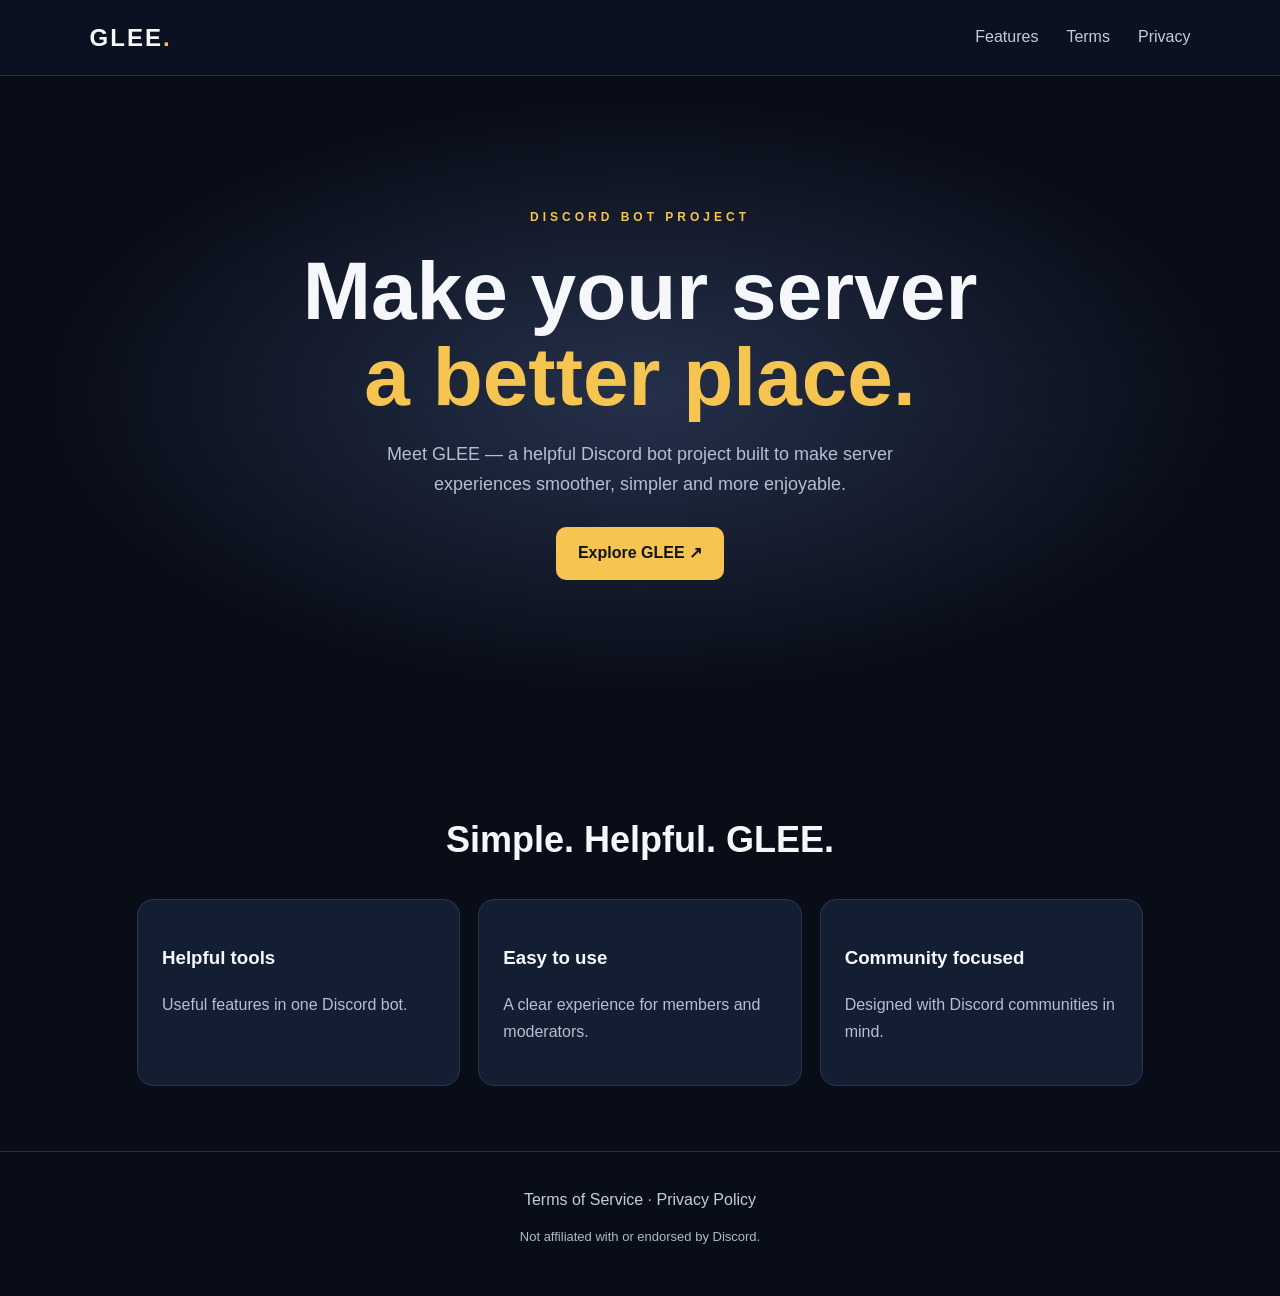
<file: index.html>
<!doctype html><html lang="en"><head><meta charset="utf-8"><meta name="viewport" content="width=device-width, initial-scale=1"><title>GLEE — Discord Bot</title><link rel="stylesheet" href="style.css"></head><body><header><a class="brand" href="index.html">GLEE<span>.</span></a><nav><a href="#features">Features</a><a href="terms.html">Terms</a><a href="privacy.html">Privacy</a></nav></header><main class="hero"><p class="eyebrow">DISCORD BOT PROJECT</p><h1>Make your server<br><span>a better place.</span></h1><p>Meet GLEE — a helpful Discord bot project built to make server experiences smoother, simpler and more enjoyable.</p><a class="button" href="#features">Explore GLEE ↗</a></main><section id="features"><h2>Simple. Helpful. GLEE.</h2><div class="cards"><article><h3>Helpful tools</h3><p>Useful features in one Discord bot.</p></article><article><h3>Easy to use</h3><p>A clear experience for members and moderators.</p></article><article><h3>Community focused</h3><p>Designed with Discord communities in mind.</p></article></div></section><footer><a href="terms.html">Terms of Service</a> · <a href="privacy.html">Privacy Policy</a><p>Not affiliated with or endorsed by Discord.</p></footer></body></html>
</file>
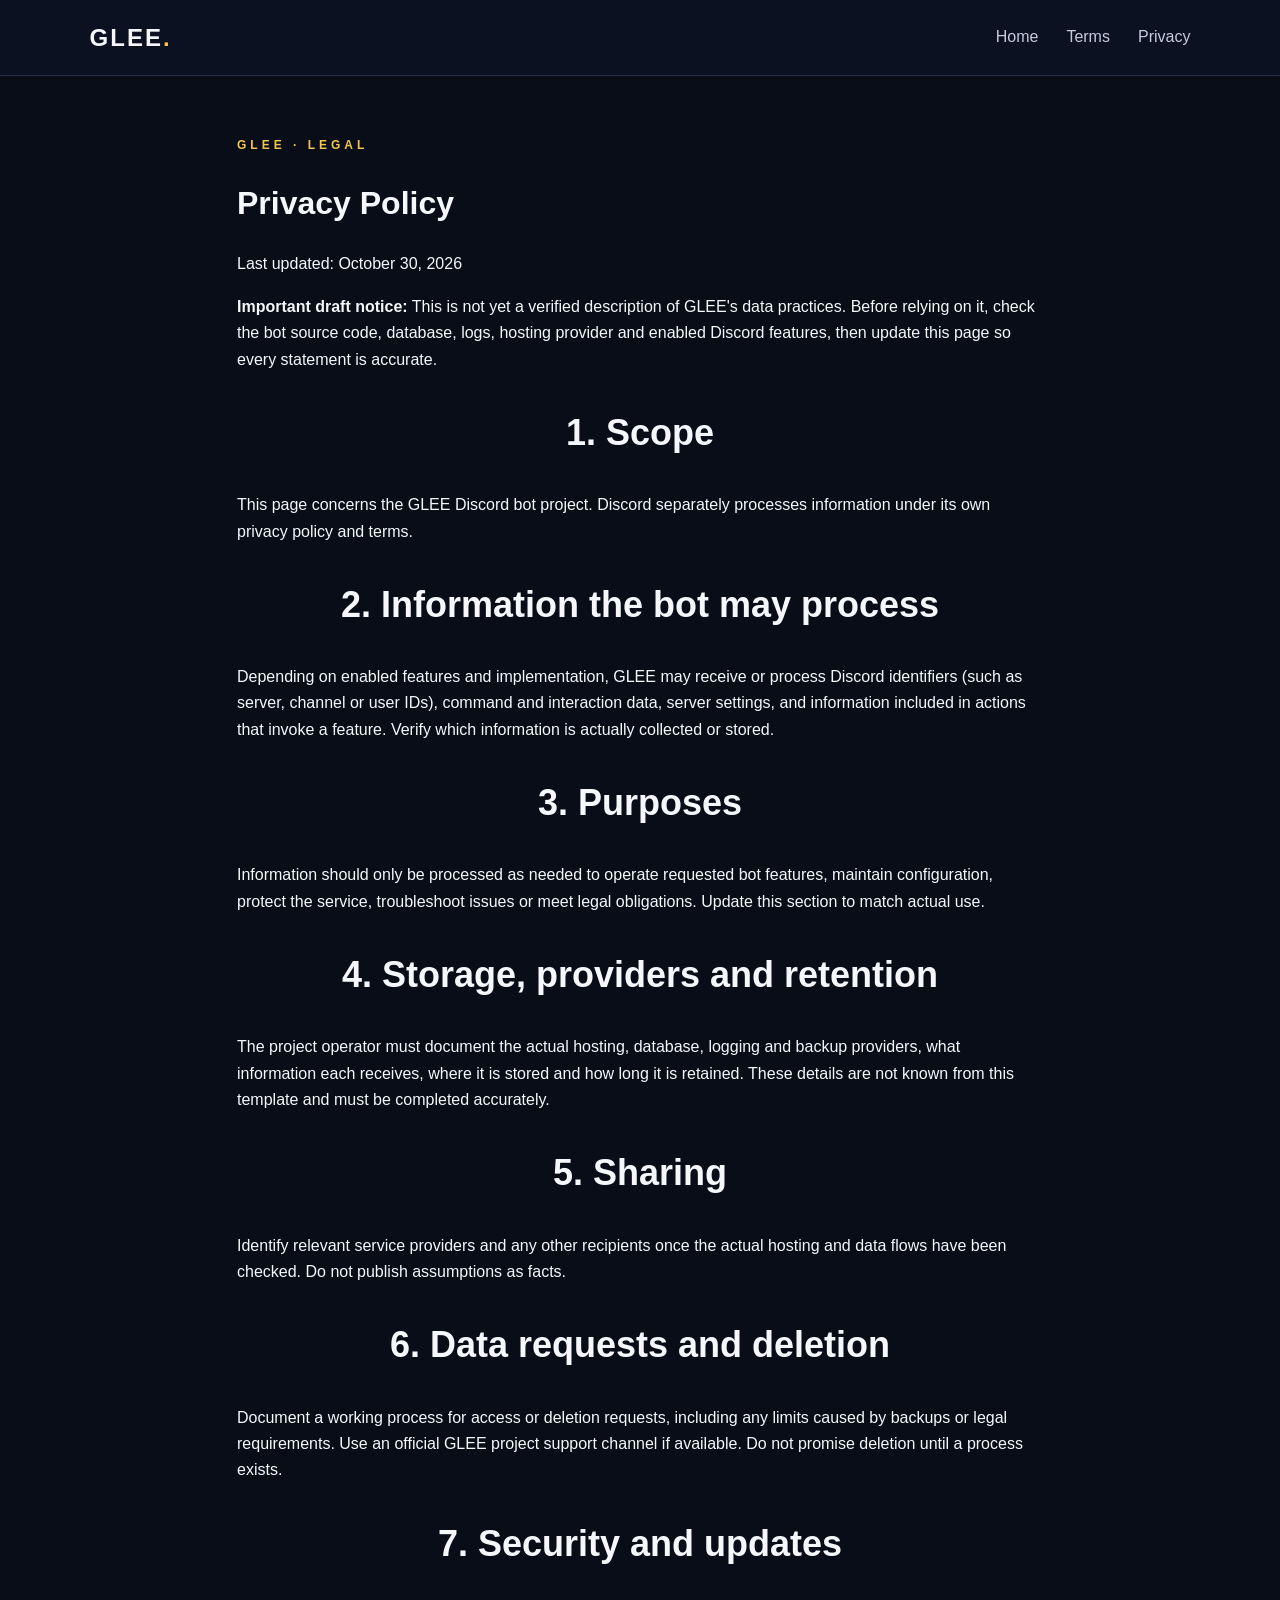
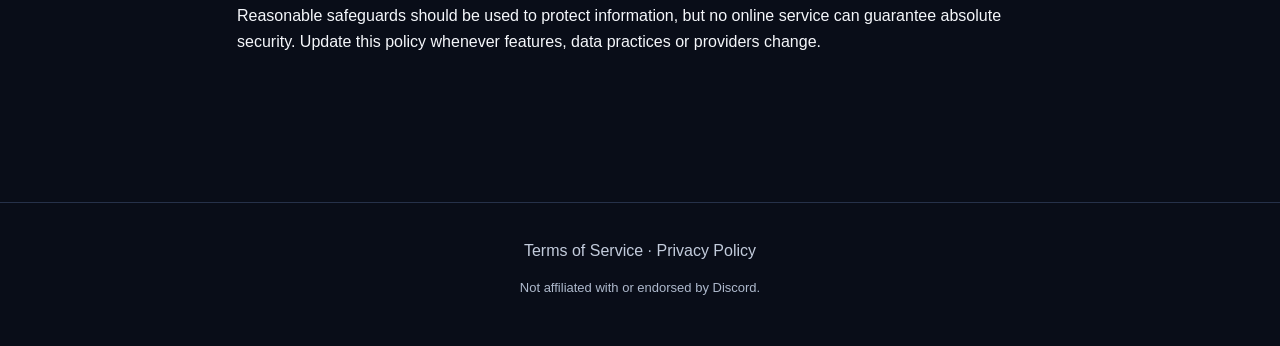
<file: privacy.html>
<!doctype html><html lang="en"><head><meta charset="utf-8"><meta name="viewport" content="width=device-width,initial-scale=1"><title>Privacy Policy — GLEE</title><link rel="stylesheet" href="style.css"></head><body><header><a class="brand" href="index.html">GLEE<span>.</span></a><nav><a href="index.html">Home</a><a href="terms.html">Terms</a><a href="privacy.html">Privacy</a></nav></header><main style="max-width:850px;margin:60px auto;padding:0 22px 70px"><p class="eyebrow">GLEE · LEGAL</p><h1>Privacy Policy</h1><p>Last updated: October 30, 2026</p><p><strong>Important draft notice:</strong> This is not yet a verified description of GLEE's data practices. Before relying on it, check the bot source code, database, logs, hosting provider and enabled Discord features, then update this page so every statement is accurate.</p><h2>1. Scope</h2><p>This page concerns the GLEE Discord bot project. Discord separately processes information under its own privacy policy and terms.</p><h2>2. Information the bot may process</h2><p>Depending on enabled features and implementation, GLEE may receive or process Discord identifiers (such as server, channel or user IDs), command and interaction data, server settings, and information included in actions that invoke a feature. Verify which information is actually collected or stored.</p><h2>3. Purposes</h2><p>Information should only be processed as needed to operate requested bot features, maintain configuration, protect the service, troubleshoot issues or meet legal obligations. Update this section to match actual use.</p><h2>4. Storage, providers and retention</h2><p>The project operator must document the actual hosting, database, logging and backup providers, what information each receives, where it is stored and how long it is retained. These details are not known from this template and must be completed accurately.</p><h2>5. Sharing</h2><p>Identify relevant service providers and any other recipients once the actual hosting and data flows have been checked. Do not publish assumptions as facts.</p><h2>6. Data requests and deletion</h2><p>Document a working process for access or deletion requests, including any limits caused by backups or legal requirements. Use an official GLEE project support channel if available. Do not promise deletion until a process exists.</p><h2>7. Security and updates</h2><p>Reasonable safeguards should be used to protect information, but no online service can guarantee absolute security. Update this policy whenever features, data practices or providers change.</p></main><footer><a href="terms.html">Terms of Service</a> · <a href="privacy.html">Privacy Policy</a><p>Not affiliated with or endorsed by Discord.</p></footer></body></html>
</file>
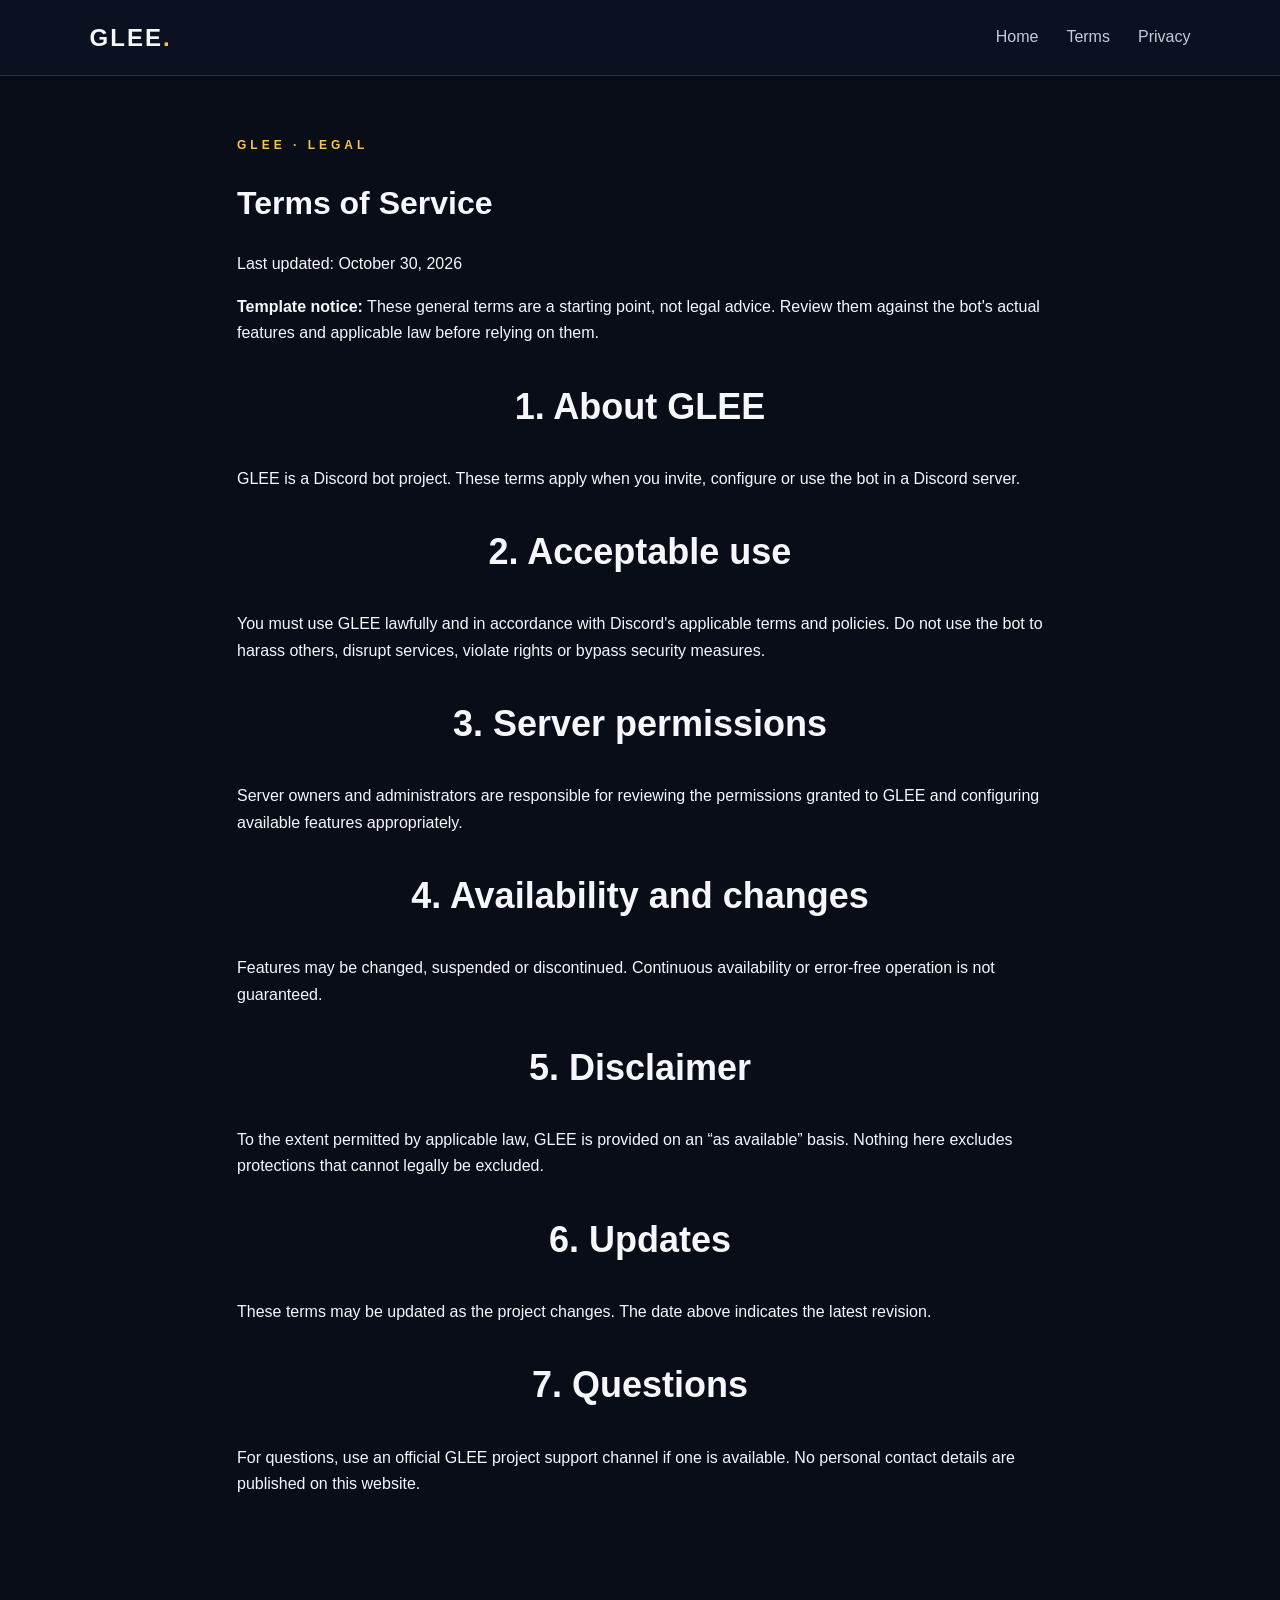
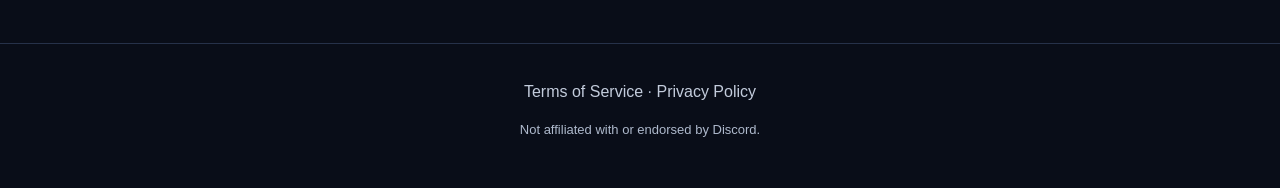
<file: terms.html>
<!doctype html><html lang="en"><head><meta charset="utf-8"><meta name="viewport" content="width=device-width,initial-scale=1"><title>Terms of Service — GLEE</title><link rel="stylesheet" href="style.css"></head><body><header><a class="brand" href="index.html">GLEE<span>.</span></a><nav><a href="index.html">Home</a><a href="terms.html">Terms</a><a href="privacy.html">Privacy</a></nav></header><main style="max-width:850px;margin:60px auto;padding:0 22px 70px"><p class="eyebrow">GLEE · LEGAL</p><h1>Terms of Service</h1><p>Last updated: October 30, 2026</p><p><strong>Template notice:</strong> These general terms are a starting point, not legal advice. Review them against the bot's actual features and applicable law before relying on them.</p><h2>1. About GLEE</h2><p>GLEE is a Discord bot project. These terms apply when you invite, configure or use the bot in a Discord server.</p><h2>2. Acceptable use</h2><p>You must use GLEE lawfully and in accordance with Discord's applicable terms and policies. Do not use the bot to harass others, disrupt services, violate rights or bypass security measures.</p><h2>3. Server permissions</h2><p>Server owners and administrators are responsible for reviewing the permissions granted to GLEE and configuring available features appropriately.</p><h2>4. Availability and changes</h2><p>Features may be changed, suspended or discontinued. Continuous availability or error-free operation is not guaranteed.</p><h2>5. Disclaimer</h2><p>To the extent permitted by applicable law, GLEE is provided on an “as available” basis. Nothing here excludes protections that cannot legally be excluded.</p><h2>6. Updates</h2><p>These terms may be updated as the project changes. The date above indicates the latest revision.</p><h2>7. Questions</h2><p>For questions, use an official GLEE project support channel if one is available. No personal contact details are published on this website.</p></main><footer><a href="terms.html">Terms of Service</a> · <a href="privacy.html">Privacy Policy</a><p>Not affiliated with or endorsed by Discord.</p></footer></body></html>
</file>
<file: style.css>
*{box-sizing:border-box}body{margin:0;background:#090d18;color:#f5f7fb;font:16px/1.65 Arial,sans-serif}a{color:inherit}header{height:76px;padding:0 7%;display:flex;align-items:center;justify-content:space-between;border-bottom:1px solid #263149;background:#0b1120}nav{display:flex;gap:28px}nav a,footer a{color:#c3ccdc;text-decoration:none}.brand{font-size:24px;font-weight:800;text-decoration:none;letter-spacing:2px}.brand span,.hero h1 span{color:#f5c451}.hero{text-align:center;padding:120px 20px 135px;background:radial-gradient(ellipse at center,#25304a 0,#090d18 65%)}.eyebrow{color:#f5c451;letter-spacing:4px;font-size:12px;font-weight:bold}.hero h1{font-size:clamp(42px,8vw,82px);line-height:1.05;margin:20px 0}.hero>p:not(.eyebrow){max-width:600px;margin:0 auto 28px;color:#b5bfd1;font-size:18px}.button{display:inline-block;padding:13px 22px;background:#f5c451;color:#141414;border-radius:10px;text-decoration:none;font-weight:bold}section#features{max-width:1050px;margin:0 auto;padding:65px 22px}h2{text-align:center;font-size:36px}.cards{display:grid;grid-template-columns:repeat(3,1fr);gap:18px}.cards article{background:#141e32;border:1px solid #293650;border-radius:16px;padding:24px}.cards p{color:#b5bfd1}footer{text-align:center;padding:35px 15px;border-top:1px solid #263149;color:#aeb9cc}footer p{font-size:13px}@media(max-width:650px){header{padding:0 20px}nav{gap:12px;font-size:13px}.cards{grid-template-columns:1fr}.hero{padding:90px 20px}}
</file>
